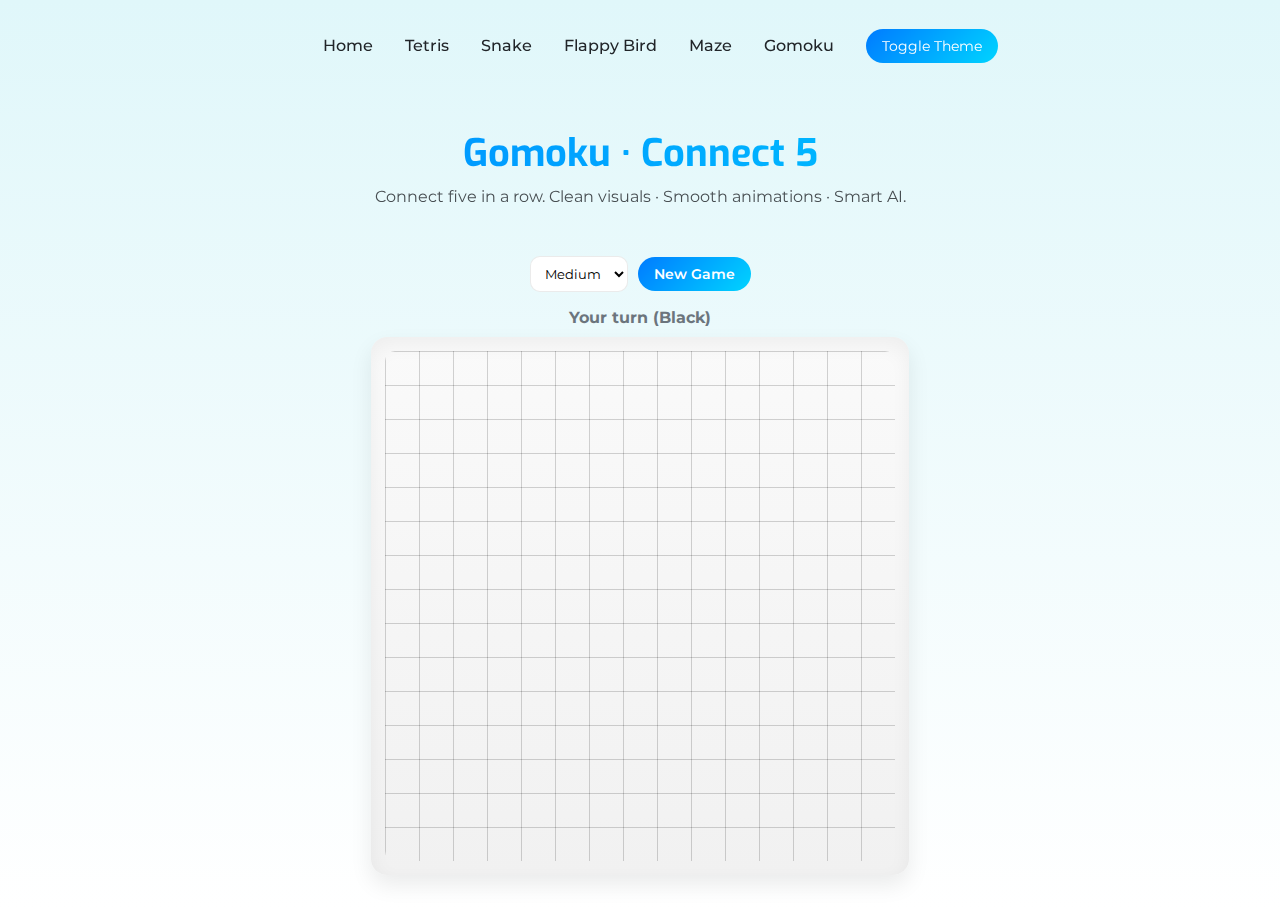
<file: Games/chess.html>
<!DOCTYPE html>
<html lang="en">
<head>
  <meta charset="UTF-8"/>
  <meta name="viewport" content="width=device-width,initial-scale=1.0"/>
  <meta name="description" content="Play Gomoku (Connect 5). Smart AI with clean visuals and smooth animations."/>
  <title>Gomoku · Connect 5</title>
  <link href="https://fonts.googleapis.com/css2?family=Exo:wght@700&family=Montserrat:wght@400;500;700&display=swap" rel="stylesheet">
  <style>
    /* ========= 基础变量（与首页一致的色系） ========= */
    :root{
      --cell: 34px;
      --pad: 14px;
      --line: rgba(0,0,0,.18);   /* 网格线（浅色主题下） */
      --accentA:#007bff;         /* 顶部按钮左侧色（浅） */
      --accentB:#00d4ff;         /* 顶部按钮右侧色（浅） */
      --text:#212529;
      --muted:#6c757d;
      --card:#ffffff;
      --bg-grad-1:#e0f7fa;  /* 浅色背景渐变 */
      --bg-grad-2:#ffffff;
    }
    *{box-sizing:border-box;font-family:'Montserrat',sans-serif}
    body{
      margin:0;
      background:linear-gradient(180deg,var(--bg-grad-1) 0%,var(--bg-grad-2) 100%);
      color:var(--text);
      transition: background .5s ease, color .5s ease;
    }

    /* ========= 导航（与首页 index.html 风格一致） ========= */
    nav{
      background:transparent;
      position:sticky;top:0;z-index:100;
      padding:20px;display:flex;justify-content:center;align-items:center;
      box-shadow:none;transition:background .3s ease, padding .3s ease;
    }
    nav.scrolled{
      background:rgba(255,255,255,.8);
      backdrop-filter:blur(10px);
      padding:10px 20px;
    }
    nav ul{display:flex;list-style:none;gap:32px}
    nav a{
      color:inherit;text-decoration:none;font-size:16px;font-weight:500;position:relative;transition:color .3s ease;
    }
    nav a::after{
      content:'';position:absolute;bottom:-4px;left:0;width:0;height:2px;
      background:linear-gradient(90deg,var(--accentA),var(--accentB));transition:width .3s ease;
    }
    nav a:hover::after{width:100%}
    #theme-toggle{
      background:linear-gradient(135deg,var(--accentA),var(--accentB));
      color:#fff;border:none;padding:8px 16px;border-radius:50px;cursor:pointer;font-size:14px;margin-left:32px;
      transition:transform .3s ease, box-shadow .3s ease;
    }
    #theme-toggle:hover{ transform:scale(1.05); box-shadow:0 4px 12px rgba(0,123,255,.3) }

    /* ========= 页面标题与操作区 ========= */
    .hero{
      text-align:center;padding:40px 20px;margin-bottom:10px;
    }
    .hero h1{
      font:700 38px/1.2 'Exo',sans-serif;margin:0 0 10px;
      background:linear-gradient(90deg,var(--accentA),var(--accentB));
      -webkit-background-clip:text;-webkit-text-fill-color:transparent;
    }
    .hero p{opacity:.8;margin:0}

    .controls-bar{
      max-width:980px;margin:0 auto 16px;padding:0 16px;
      display:flex;gap:10px;justify-content:center;align-items:center;flex-wrap:wrap;
    }
    .pill{
      background:linear-gradient(135deg,var(--accentA),var(--accentB));
      color:#fff;border:none;padding:8px 16px;border-radius:50px;cursor:pointer;
      font-size:14px;font-weight:600;transition:transform .3s ease, box-shadow .3s ease;
    }
    .pill:hover{ transform:scale(1.05); box-shadow:0 4px 12px rgba(0,123,255,.3) }
    .select{
      padding:8px 10px;border-radius:10px;border:1px solid rgba(0,0,0,.08);background:var(--card);
    }
    .status{ text-align:center;color:var(--muted);font-weight:700;margin:6px 0 10px }

    /* ========= 棋盘容器 ========= */
    #gomoku{ max-width:980px; margin:0 auto 36px; padding:0 16px }
    .board-wrap{ position:relative; width:fit-content; margin:0 auto }
    .board{
      position:relative; display:grid; gap:0;
      grid-template-columns:repeat(15,var(--cell));
      grid-template-rows:repeat(15,var(--cell));
      padding:var(--pad); border-radius:16px; isolation:isolate;
      /* 浅色主题：极简柔灰 */
      background: linear-gradient(180deg,#fafafa 0%,#f1f1f1 100%);
      box-shadow: inset 0 8px 20px rgba(0,0,0,.05), 0 10px 22px rgba(0,0,0,.08);
    }
    .board::before{
      content:""; position:absolute; inset:var(--pad);
      background-image:
        linear-gradient(to right, var(--line) 1px, transparent 1px),
        linear-gradient(to bottom,var(--line) 1px, transparent 1px);
      background-size:var(--cell) var(--cell), var(--cell) var(--cell);
      pointer-events:none; border-radius:10px; opacity:.95
    }

    /* 单元格/棋子 —— 无鼠标预下影 */
    .cell{ position:relative; width:var(--cell); height:var(--cell) }
    .cell:hover::after{ content:none !important; } /* 彻底移除预下影 */
    .cell.black::before, .cell.white::before{
      content:""; position:absolute; inset:4px; border-radius:50%;
      transform:translateY(-10px) scale(.9); opacity:0;
      animation:drop .26s cubic-bezier(.22,.75,.22,1.05) forwards;
    }
    .cell.black::before{
      background:radial-gradient(120% 120% at 35% 30%, #5a5a5a 0%, #1e1e1e 45%, #0a0a0a 100%);
      box-shadow: inset 0 0 0 1px rgba(255,255,255,.05), 0 4px 10px rgba(0,0,0,.38);
    }
    .cell.white::before{
      background:radial-gradient(120% 120% at 35% 30%, #fff 0%, #efefef 50%, #dedede 100%);
      box-shadow: inset 0 0 0 2px rgba(0,0,0,.09), 0 4px 10px rgba(0,0,0,.2);
    }

    /* 玩家/AI 最后一手光效（浅色主题下：玩家蓝、AI 蓝） */
    .cell.last-move::after{
      content:"";position:absolute;inset:2px;border-radius:50%;pointer-events:none;
      box-shadow:0 0 0 5px rgba(0,123,255,.28), 0 0 14px 6px rgba(0,123,255,.35);
      animation:breath 1.6s ease-in-out infinite; mix-blend-mode:soft-light;
    }
    .cell.ai-last-move::after{
      content:"";position:absolute;inset:0;border-radius:50%;pointer-events:none;
      /* —— 浅色主题蓝色呼吸，与顶部按钮一致 —— */
      background: radial-gradient(circle at 50% 50%,
                  rgba(0,123,255,.85) 0 34%,
                  rgba(0,212,255,.22) 34% 52%,
                  rgba(0,212,255,0) 52% 100%);
      box-shadow: 0 0 0 5px rgba(0,123,255,.32),
                  0 0 18px 8px rgba(0,123,255,.45),
                  0 0 38px 16px rgba(0,212,255,.28);
      filter:saturate(1.05); mix-blend-mode:screen;
      animation: aiPulse 1.2s ease-in-out infinite, aiFlash 700ms ease-out 1; opacity:.95;
    }

    /* 胜利连线（浅色：蓝） */
    .win-line{ position:absolute; inset:0; pointer-events:none }
    .win-line line{
      stroke:#0a84ff; stroke-width:5; stroke-linecap:round;
      filter:drop-shadow(0 0 6px rgba(10,132,255,.55));
      stroke-dasharray:440; stroke-dashoffset:440; animation:draw 420ms ease-out forwards;
    }

    @keyframes drop{to{transform:translateY(0) scale(1); opacity:1}}
    @keyframes breath{0%,100%{opacity:.55}50%{opacity:.95}}
    @keyframes aiPulse{0%{transform:scale(.92);opacity:.85}50%{transform:scale(1.05);opacity:1}100%{transform:scale(.92);opacity:.85}}
    @keyframes aiFlash{
      0%{box-shadow:0 0 0 0 rgba(0,123,255,.6), 0 0 0 0 rgba(0,212,255,.35), 0 0 0 0 rgba(0,212,255,.2)}
      60%{box-shadow:0 0 0 10px rgba(0,123,255,0), 0 0 18px 10px rgba(0,123,255,.35), 0 0 38px 20px rgba(0,212,255,.25)}
      100%{box-shadow:0 0 0 6px rgba(0,123,255,.32), 0 0 18px 8px rgba(0,123,255,.45), 0 0 38px 16px rgba(0,212,255,.28)}
    }
    @keyframes draw{to{stroke-dashoffset:0}}

    /* ========= 深色主题（与首页完全一致的切换语义） ========= */
    body.dark-theme{
      --line: rgba(255,255,255,.22);
      --accentA:#FA4616; --accentB:#fc8003;
      --text:#ffffff; --card:#121212; --muted:#b0b0b0;
      --bg-grad-1:#000000; --bg-grad-2:#000000;
      background:#000; color:#fff;
    }
    body.dark-theme nav.scrolled{
      background:rgba(0,0,0,.8);
      backdrop-filter:blur(10px);
    }
    body.dark-theme nav a::after{
      background:linear-gradient(90deg,#FA4616,#fc8003);
      box-shadow:0 0 5px #FA4616;
    }
    body.dark-theme #theme-toggle{
      background:linear-gradient(135deg,#FA4616,#fc8003);
      box-shadow:0 0 8px #FA4616;
    }
    body.dark-theme #theme-toggle:hover{ box-shadow:0 0 12px #FA4616 }

    /* 深色主题下：棋盘为暗金木纹，黑棋加金色描边更显眼；AI 光效橘色；胜利线橘色 */
    body.dark-theme .board{
      background:
        radial-gradient(120% 100% at 18% 8%, #2a2018 0%, #1b1510 45%, #120e0b 100%),
        repeating-linear-gradient(18deg, rgba(212,167,44,.07) 0 3px, rgba(0,0,0,.18) 3px 6px),
        repeating-linear-gradient(-18deg, rgba(212,167,44,.05) 0 4px, rgba(0,0,0,.22) 4px 8px);
      box-shadow: inset 0 10px 30px rgba(212,167,44,.08), 0 12px 30px rgba(0,0,0,.55);
    }
    /* 黑棋在暗色下更清晰：增加金色描边环与更强高光 */
    body.dark-theme .cell.black::before{
      background:radial-gradient(120% 120% at 35% 30%, #6a6a6a 0%, #242424 45%, #0a0a0a 100%);
      box-shadow:
        inset 0 0 0 1px rgba(255,255,255,.08),   /* 微内高光 */
        0 0 0 2px rgba(212,167,44,.45),         /* 金色描边环（关键） */
        0 6px 16px rgba(0,0,0,.66);             /* 更强立体阴影 */
    }
    /* 白棋稍加对比，避免过亮溢出 */
    body.dark-theme .cell.white::before{
      box-shadow: inset 0 0 0 2px rgba(255,255,255,.10), 0 4px 12px rgba(0,0,0,.55);
    }
    /* 深色主题：AI 上一步光效 = 橘黄色，与顶部按钮一致 */
    body.dark-theme .cell.ai-last-move::after{
      background: radial-gradient(circle at 50% 50%,
                  rgba(250,70,22,.88) 0 34%,
                  rgba(252,128,3,.24) 34% 52%,
                  rgba(252,128,3,0) 52% 100%);
      box-shadow: 0 0 0 5px rgba(250,70,22,.35),
                  0 0 18px 8px rgba(250,70,22,.55),
                  0 0 38px 16px rgba(252,128,3,.30);
    }
    /* 深色主题：胜利线橘色 */
    body.dark-theme .win-line line{
      stroke:#FA4616; filter:drop-shadow(0 0 6px rgba(250,70,22,.6));
    }

    /* ========= 方案 A：仅在浅色主题增强白棋轮廓（细暗边 + 高光 + 轻投影） ========= */
    body:not(.dark-theme) .cell.white::before{
      /* 更有层次的白色材质（边缘略灰，中心更亮） */
      background: radial-gradient(120% 120% at 35% 30%,
                  #ffffff 0%, #f3f3f3 52%, #e4e4e4 100%);
      /* 清晰的细暗边框（与网格区分度更高） */
      border: 1.6px solid rgba(0,0,0,.28);
      /* 内高光 + 立体阴影，抬起棋子 */
      box-shadow:
        inset 0 0 0 1px rgba(255,255,255,.35),
        0 6px 14px rgba(0,0,0,.18);
    }
  </style>
</head>
<body>
  <!-- 导航栏（与首页同结构/同样式与按钮 id） -->
  <nav role="navigation">
    <ul>
      <li><a href="/index.html">Home</a></li>
      <li><a href="/tetris.html">Tetris</a></li>
      <li><a href="/Games/snake.html">Snake</a></li>
      <li><a href="/flappy.html">Flappy Bird</a></li>
      <li><a href="/Games/maze.html">Maze</a></li>
      <li><a href="/chess.html">Gomoku</a></li>
    </ul>
    <button id="theme-toggle" aria-label="Toggle theme">Toggle Theme</button>
  </nav>

  <section class="hero">
    <h1>Gomoku · Connect 5</h1>
    <p>Connect five in a row. Clean visuals · Smooth animations · Smart AI.</p>
  </section>

  <div class="controls-bar">
    <label for="difficulty-select" style="display:none">Difficulty</label>
    <select id="difficulty-select" class="select" title="Difficulty">
      <option value="easy">Easy</option>
      <option value="medium" selected>Medium</option>
      <option value="hard">Hard</option>
    </select>
    <button id="new-game" class="pill">New Game</button>
  </div>
  <div class="status"><span id="message">Your turn (Black)</span></div>

  <section id="gomoku" aria-label="Gomoku">
    <div class="board-wrap">
      <svg class="win-line" id="win-svg"></svg>
      <div id="board" class="board"></div>
    </div>
  </section>

  <script defer src="/JS_Codes/chess.js"></script>
  <script>
    // —— 与首页一致的主题切换行为 —— //
    let currentTheme = 'light';
    document.getElementById('theme-toggle').addEventListener('click', () => {
      document.body.classList.toggle('dark-theme');
      currentTheme = document.body.classList.contains('dark-theme') ? 'dark' : 'light';
    });
    // 导航滚动效果（与首页一致）
    window.addEventListener('scroll', () => {
      const nav = document.querySelector('nav');
      if (window.scrollY > 100) nav.classList.add('scrolled'); else nav.classList.remove('scrolled');
    });
  </script>
</body>
</html>
</file>
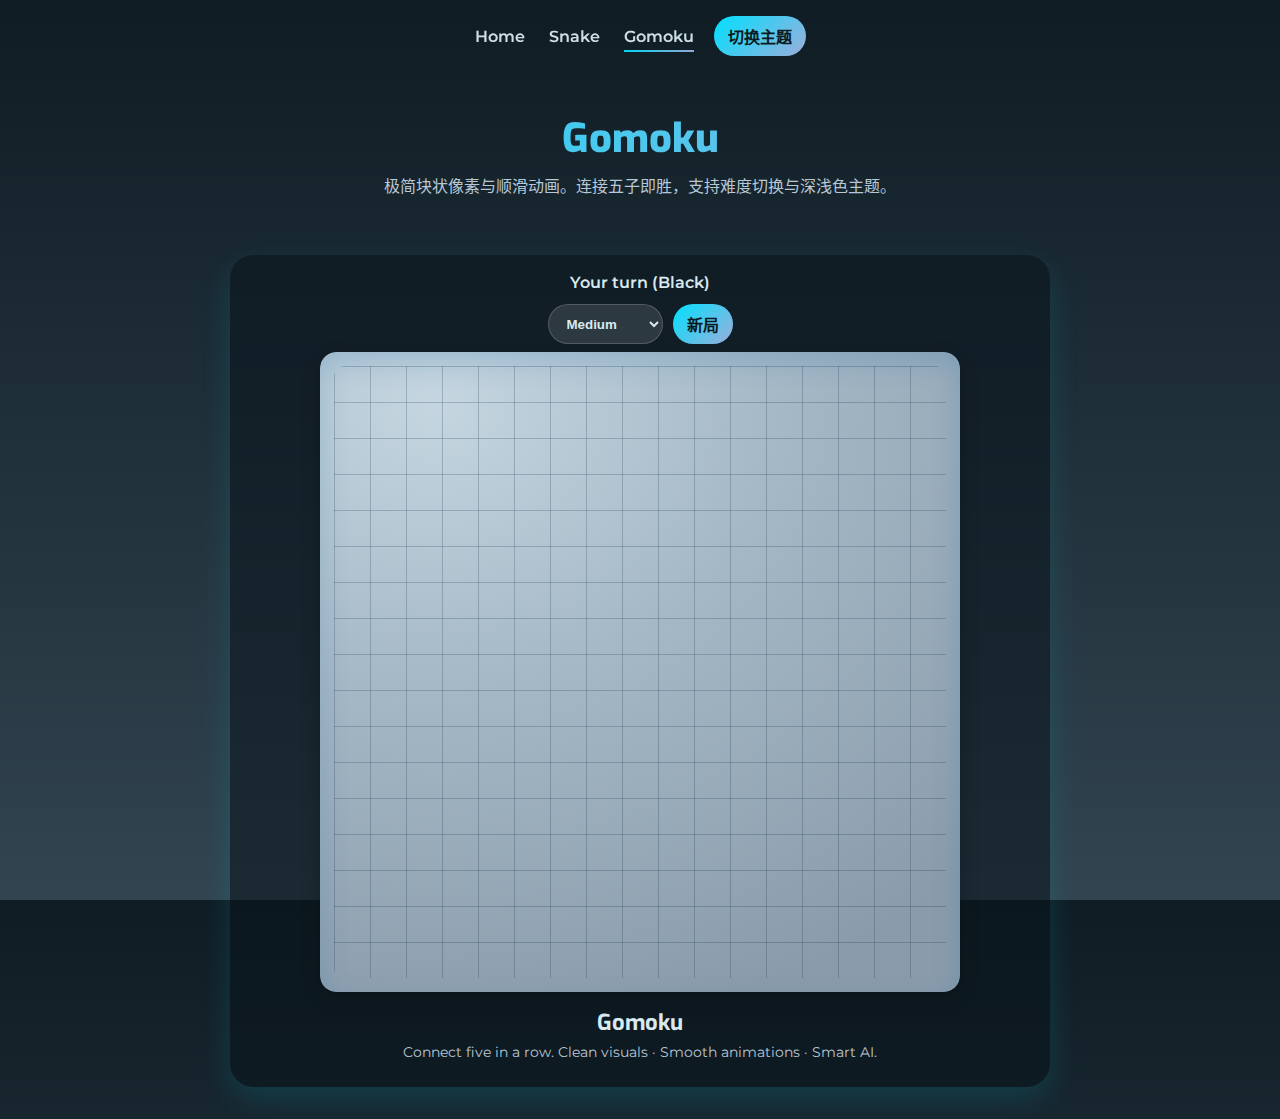
<file: Games/Gomoku.html>
<!DOCTYPE html>
<html lang="zh-CN">
<head>
  <meta charset="UTF-8"/>
  <meta name="viewport" content="width=device-width, initial-scale=1"/>
  <meta name="description" content="Gomoku · 五子棋 · 极简渐变、顺滑动画、支持深浅色主题"/>
  <title>Gomoku</title>

  <link href="https://fonts.googleapis.com/css2?family=Exo:wght@700&family=Montserrat:wght@400;500;700&display=swap" rel="stylesheet">

  <style>
    :root{
      /* 全站主题变量（与 Snake 一致） */
      --bg-0:#0f1c24; --bg-1:#324450; --tx-0:#d8e9f0; --tx-1:#b8c7d6;
      --pri-0:#00e0ff; --pri-1:#9caedb;
      --card-bg:rgba(10,20,28,.55);
      --card-shadow:0 12px 32px rgba(0,224,255,.14);
      --card-shadow-hover:0 16px 48px rgba(0,224,255,.22);
      --focus:0 0 0 3px rgba(0,224,255,.35);
      --rad-xl:24px; --rad-lg:16px;

      /* 棋盘变量（JS 读取 --pad） */
      --cell: clamp(26px, 3.2vw, 36px);
      --pad: 14px;
      --line: rgba(255,255,255,.18);

      /* 浅色主题黑棋描边强度（可按需调） */
      --black-ring-alpha:.50;
      --black-ring-glow:.22;

      /* 居中所用导航高度（JS 会覆盖成真实值） */
      --nav-h:72px;
    }
    body.dark-theme{
      --bg-0:#2a1400; --bg-1:#b64b00; --tx-0:#fff2e2; --tx-1:#ffe3c7;
      --pri-0:#ff7a00; --pri-1:#ffd28a;
      --card-bg:rgba(56,24,0,.55);
      --card-shadow:0 12px 32px rgba(255,122,0,.20);
      --card-shadow-hover:0 16px 48px rgba(255,122,0,.30);
      --focus:0 0 0 3px rgba(255,122,0,.4);
      --line: rgba(255,255,255,.22);
    }

    *{box-sizing:border-box}
    html,body{height:100%}
    body{
      margin:0; font-family:'Montserrat',system-ui,-apple-system,Segoe UI,Roboto,Arial,sans-serif;
      color:var(--tx-0);
      background:linear-gradient(180deg,var(--bg-0) 0%,var(--bg-1) 100%);
      overflow-x:hidden; transition:background .45s ease,color .45s ease; animation:fadeIn 1s ease both;
      -webkit-font-smoothing:antialiased; text-rendering:optimizeLegibility;
    }
    @keyframes fadeIn{from{opacity:.0}to{opacity:1}}
    a{color:inherit; text-decoration:none}
    button{font:inherit; cursor:pointer}

    /* 顶栏（Home / Snake / Gomoku） */
    nav{
      position:sticky; top:0; z-index:100; display:flex; gap:20px; justify-content:center; align-items:center;
      padding:16px 20px; transition:all .3s ease; background:transparent;
    }
    nav.scrolled{background:rgba(0,0,0,.25); backdrop-filter:blur(10px); padding:10px 20px}
    nav ul{display:flex; list-style:none; gap:24px; padding:0; margin:0}
    nav a{position:relative; font-weight:600; opacity:.95}
    nav a::after{content:''; position:absolute; left:0; bottom:-6px; height:2px; width:0;
      background:linear-gradient(90deg,var(--pri-0),var(--pri-1)); transition:width .25s ease;}
    nav a:hover::after, nav a[aria-current="page"]::after{width:100%}
    #theme-toggle{
      background:linear-gradient(135deg,var(--pri-0),var(--pri-1)); color:#0a1a22; border:none; border-radius:999px;
      padding:8px 14px; font-weight:700; transition:transform .25s ease, box-shadow .25s ease;
    }
    #theme-toggle:hover{transform:translateY(-1px); box-shadow:0 8px 18px rgba(0,0,0,.25)}
    #theme-toggle:focus-visible{outline:none; box-shadow:var(--focus)}

    /* ===== CSS 垂直居中：标题+卡片整体在首屏居中 ===== */
    main{
      min-height: calc(100svh - var(--nav-h));
      display: flex;
      flex-direction: column;
      justify-content: center;
    }

    /* 标题区 */
    .hero{text-align:center; padding:40px 20px 26px;}
    .hero h1{
      margin:0 0 8px; font-size:40px; font-weight:800; font-family:'Exo',sans-serif;
      background:linear-gradient(90deg,var(--pri-0),var(--pri-1));
      -webkit-background-clip:text; -webkit-text-fill-color:transparent;
    }
    .hero p{margin:0 auto; max-width:560px; color:var(--tx-1)}

    /* 内容卡片布局（与 Snake 相同风格） */
    .game-grid{width:min(1100px,92vw); margin:0 auto; padding:32px 20px}
    .game-card{
      background:var(--card-bg); border-radius:var(--rad-xl); box-shadow:var(--card-shadow);
      padding:18px; text-align:center; transition:transform .35s ease, box-shadow .35s ease, opacity .6s ease-out;
      opacity:0; transform:translateY(24px); border:none; margin:0 auto; max-width:820px;
    }
    .game-card.visible{opacity:1; transform:translateY(0)}
    .game-card:hover{transform:translateY(-10px); box-shadow:var(--card-shadow-hover)}

    /* HUD 与按钮 */
    #hud{margin-bottom:12px; font-size:16px; font-weight:600; color:var(--tx-0)}
    #hud span{margin:0 12px}
    .buttons{ display:flex; gap:10px; justify-content:center; flex-wrap:wrap; margin-bottom:8px }
    .pill, .select{ border-radius:999px; padding:8px 14px; font-weight:700; border:none; }
    .pill{
      background:linear-gradient(135deg,var(--pri-0),var(--pri-1)); color:#0a1a22;
      transition:transform .25s ease, box-shadow .25s ease;
    }
    .pill:hover{transform:translateY(-1px); box-shadow:0 8px 18px rgba(0,0,0,.25)}
    .pill:focus-visible{outline:none; box-shadow:var(--focus)}
    .select{ background:rgba(255,255,255,.12); color:var(--tx-0); border:1px solid rgba(255,255,255,.18); padding-right:28px; }

    /* 游戏舞台容器 */
    #gomoku-stage{
      margin:0 auto 16px; border-radius:var(--rad-lg); overflow:hidden; box-shadow:0 6px 18px rgba(0,0,0,.25);
      width:100%; max-width:640px; aspect-ratio:1/1; display:flex; align-items:center; justify-content:center;
      background:rgba(0,0,0,.18); position:relative;
    }

    /* 棋盘（你的 JS 会 append .cell） */
    #board{
      position:relative; display:grid; gap:0;
      grid-template-columns:repeat(15,var(--cell));
      grid-template-rows:repeat(15,var(--cell));
      padding:var(--pad); border-radius:16px; isolation:isolate;
      width:100%; height:100%;
      background: linear-gradient(180deg, rgba(255,255,255,.05) 0%, rgba(255,255,255,.02) 100%);
      box-shadow: inset 0 8px 20px rgba(0,0,0,.15), 0 10px 22px rgba(0,0,0,.08);
    }
    /* 网格线（用 --line，主题联动） */
    #board::before{
      content:""; position:absolute; inset:var(--pad);
      background-image:
        linear-gradient(to right, var(--line) 1px, transparent 1px),
        linear-gradient(to bottom,var(--line) 1px, transparent 1px);
      background-size:var(--cell) var(--cell), var(--cell) var(--cell);
      pointer-events:none; border-radius:10px; opacity:.95;
    }

    /* ========= 浅色（蓝）主题：加深棋盘 + 黑棋蓝描边 ========= */
    /* 棋盘冷灰蓝加深 & 网格线加深 */
    body:not(.dark-theme){ --line: rgba(0, 35, 60, .22); }
    body:not(.dark-theme) #board{
      background:
        radial-gradient(120% 100% at 18% 8%, #c5d6e0 0%, #a5b8c6 45%, #8a9cab 100%),
        repeating-linear-gradient(18deg, rgba(0, 96, 160, .08) 0 3px, rgba(0,0,0,.10) 3px 6px),
        repeating-linear-gradient(-18deg, rgba(0, 96, 160, .06) 0 4px, rgba(0,0,0,.12) 4px 8px);
      box-shadow: inset 0 10px 28px rgba(0, 96, 160, .18), 0 12px 30px rgba(0,0,0,.18);
    }
    /* 黑棋蓝色描边与柔光（只在浅色） */
    body:not(.dark-theme) .cell.black::before{
      box-shadow:
        inset 0 0 0 1px rgba(255,255,255,.06),
        0 0 0 2px rgba(0, 224, 255, var(--black-ring-alpha)),
        0 6px 16px rgba(0, 60, 100, .35),
        0 0 14px rgba(0, 224, 255, var(--black-ring-glow));
    }
    /* 玩家上一步蓝圈更明显 */
    body:not(.dark-theme) .cell.last-move::after{
      box-shadow: 0 0 0 6px rgba(0, 224, 255, .35), 0 0 18px 8px rgba(0, 224, 255, .45);
    }

    /* 棋子外观与动效 */
    .cell{ position:relative; width:var(--cell); height:var(--cell) }
    .cell:hover::after{ content:none !important; } /* 禁预下影 */
    .cell.black::before, .cell.white::before{
      content:""; position:absolute; inset:4px; border-radius:50%;
      transform:translateY(-10px) scale(.9); opacity:0;
      animation:drop .26s cubic-bezier(.22,.75,.22,1.05) forwards;
    }
    .cell.black::before{
      background:radial-gradient(120% 120% at 35% 30%, #5a5a5a 0%, #1e1e1e 45%, #0a0a0a 100%);
    }
    .cell.white::before{
      background:radial-gradient(120% 120% at 35% 30%, #fff 0%, #efefef 50%, #dedede 100%);
      box-shadow: inset 0 0 0 2px rgba(0,0,0,.09), 0 4px 10px rgba(0,0,0,.2);
    }

    /* AI 上一步呼吸光效（浅色蓝 / 深色橙主题联动写在下面） */
    .cell.ai-last-move::after{
      content:"";position:absolute;inset:0;border-radius:50%;pointer-events:none;
      background: radial-gradient(circle at 50% 50%,
                  rgba(0,224,255,.85) 0 34%,
                  rgba(156,174,219,.22) 34% 52%,
                  rgba(156,174,219,0) 52% 100%);
      box-shadow: 0 0 0 5px rgba(0,224,255,.32),
                  0 0 18px 8px rgba(0,224,255,.45),
                  0 0 38px 16px rgba(156,174,219,.28);
      filter:saturate(1.05); mix-blend-mode:screen;
      animation: aiPulse 1.2s ease-in-out infinite, aiFlash 700ms ease-out 1; opacity:.95;
    }

    /* 胜利线 */
    .win-line{ position:absolute; inset:0; pointer-events:none }
    .win-line line{
      stroke:#00e0ff; stroke-width:5; stroke-linecap:round;
      filter:drop-shadow(0 0 6px rgba(0,224,255,.55));
      stroke-dasharray:440; stroke-dashoffset:440; animation:draw 420ms ease-out forwards;
    }

    /* 深色主题：暗金木纹 + 黑棋金描边 + 橙色胜利线 */
    body.dark-theme #board{
      background:
        radial-gradient(120% 100% at 18% 8%, #2a2018 0%, #1b1510 45%, #120e0b 100%),
        repeating-linear-gradient(18deg, rgba(212,167,44,.07) 0 3px, rgba(0,0,0,.18) 3px 6px),
        repeating-linear-gradient(-18deg, rgba(212,167,44,.05) 0 4px, rgba(0,0,0,.22) 4px 8px);
      box-shadow: inset 0 10px 30px rgba(212,167,44,.08), 0 12px 30px rgba(0,0,0,.55);
    }
    body.dark-theme .cell.black::before{
      background:radial-gradient(120% 120% at 35% 30%, #6a6a6a 0%, #242424 45%, #0a0a0a 100%);
      box-shadow:
        inset 0 0 0 1px rgba(255,255,255,.08),
        0 0 0 2px rgba(212,167,44,.45),
        0 6px 16px rgba(0,0,0,.66);
    }
    body.dark-theme .cell.white::before{
      box-shadow: inset 0 0 0 2px rgba(255,255,255,.10), 0 4px 12px rgba(0,0,0,.55);
    }
    body.dark-theme .cell.ai-last-move::after{
      background: radial-gradient(circle at 50% 50%,
                  rgba(255,122,0,.88) 0 34%,
                  rgba(255,210,138,.24) 34% 52%,
                  rgba(255,210,138,0) 52% 100%);
      box-shadow: 0 0 0 5px rgba(255,122,0,.35),
                  0 0 18px 8px rgba(255,122,0,.55),
                  0 0 38px 16px rgba(255,210,138,.30);
    }
    body.dark-theme .win-line line{
      stroke:#ff7a00; filter:drop-shadow(0 0 6px rgba(255,122,0,.6));
    }

    @keyframes drop{to{transform:translateY(0) scale(1); opacity:1}}
    @keyframes aiPulse{0%{transform:scale(.92);opacity:.85}50%{transform:scale(1.05);opacity:1}100%{transform:scale(.92);opacity:.85}}
    @keyframes aiFlash{
      0%{box-shadow:0 0 0 0 rgba(0,224,255,.6), 0 0 0 0 rgba(156,174,219,.35), 0 0 0 0 rgba(156,174,219,.2)}
      60%{box-shadow:0 0 0 10px rgba(0,224,255,0), 0 0 18px 10px rgba(0,224,255,.35), 0 0 38px 20px rgba(156,174,219,.25)}
      100%{box-shadow:0 0 0 6px rgba(0,224,255,.32), 0 0 18px 8px rgba(0,224,255,.45), 0 0 38px 16px rgba(156,174,219,.28)}
    }
    @keyframes draw{to{stroke-dashoffset:0}}

    /* 响应式 */
    @media (max-width:768px){
      .hero h1{font-size:32px}
      nav ul{gap:16px; flex-wrap:wrap; justify-content:center}
    }
    @media (prefers-reduced-motion:reduce){
      *,*:before,*:after{transition:none !important; animation:none !important}
      .game-card{opacity:1 !important; transform:none !important}
    }
  </style>
</head>
<body>
  <!-- 顶栏 -->
  <nav role="navigation" aria-label="主导航">
    <ul>
      <li><a href="/index.html">Home</a></li>
      <li><a href="/Games/snake.html">Snake</a></li>
      <li><a href="/Games/Gomoku.html" aria-current="page">Gomoku</a></li>
    </ul>
    <button id="theme-toggle" aria-label="切换主题" aria-pressed="false">切换主题</button>
  </nav>

  <main>
    <!-- 标题区 -->
    <section class="hero" role="banner">
      <h1>Gomoku</h1>
      <p>极简块状像素与顺滑动画。连接五子即胜，支持难度切换与深浅色主题。</p>
    </section>

    <div class="game-grid">
      <div class="game-card">
        <!-- HUD：JS 使用 #message -->
        <div id="hud" aria-live="polite">
          <span id="message">Your turn (Black)</span>
        </div>

        <!-- 控件：ID 必须匹配 JS -->
        <div class="buttons" role="group" aria-label="Gomoku 控件">
          <label for="difficulty-select" class="visually-hidden" style="position:absolute;left:-9999px;">Difficulty</label>
          <select id="difficulty-select" class="select" title="Difficulty">
            <option value="easy">Easy</option>
            <option value="medium" selected>Medium</option>
            <option value="hard">Hard</option>
          </select>
          <button id="new-game" class="pill">新局</button>
        </div>

        <!-- 游戏舞台：JS 依赖 #gomoku / #board / #win-svg -->
        <section id="gomoku" aria-label="Gomoku">
          <div id="gomoku-stage">
            <svg class="win-line" id="win-svg"></svg>
            <div id="board" role="grid" aria-label="15×15 五子棋棋盘"></div>
          </div>
        </section>

        <h2 style="font:700 22px 'Exo',sans-serif; margin:4px 0 6px">Gomoku</h2>
        <p style="font-size:14px; color:var(--tx-1); margin:0 0 8px">Connect five in a row. Clean visuals · Smooth animations · Smart AI.</p>
      </div>
    </div>
  </main>

  <!-- 你的 AI/逻辑脚本（确认此路径指向你的 Gomoku.js） -->
  <script defer src="/JS_Codes/Gomoku.js"></script>

  <script>
    /* 主题持久化 + 按钮逻辑 */
    const THEME_KEY='retroIndexTheme';
    const applyTheme=(t)=>{
      const dark = t==='dark';
      document.body.classList.toggle('dark-theme', dark);
      document.getElementById('theme-toggle')?.setAttribute('aria-pressed', String(dark));
    };
    (()=>{
      const saved=localStorage.getItem(THEME_KEY);
      const prefersDark=window.matchMedia && window.matchMedia('(prefers-color-scheme: dark)').matches;
      applyTheme(saved || (prefersDark?'dark':'light'));
    })();
    document.getElementById('theme-toggle')?.addEventListener('click',()=>{
      const dark=!document.body.classList.contains('dark-theme');
      applyTheme(dark?'dark':'light');
      localStorage.setItem(THEME_KEY, dark?'dark':'light');
    });

    /* 滚动吸顶（与 Snake 一致） */
    let ticking=false;
    window.addEventListener('scroll',()=>{
      if(!ticking){
        requestAnimationFrame(()=>{
          const nav=document.querySelector('nav');
          if(window.scrollY>100) nav?.classList.add('scrolled'); else nav?.classList.remove('scrolled');
          ticking=false;
        }); ticking=true;
      }
    });

    /* 卡片出现动画 */
    const io=new IntersectionObserver(es=>{
      es.forEach(e=>{ if(e.isIntersecting){ e.target.classList.add('visible'); io.unobserve(e.target);} });
    },{threshold:.2});
    document.querySelectorAll('.game-card').forEach(c=>io.observe(c));

    /* 用真实导航高度校准首屏居中（更精准） */
    const navH = document.querySelector('nav')?.offsetHeight || 72;
    document.documentElement.style.setProperty('--nav-h', navH + 'px');
  </script>
</body>
</html>
</file>
